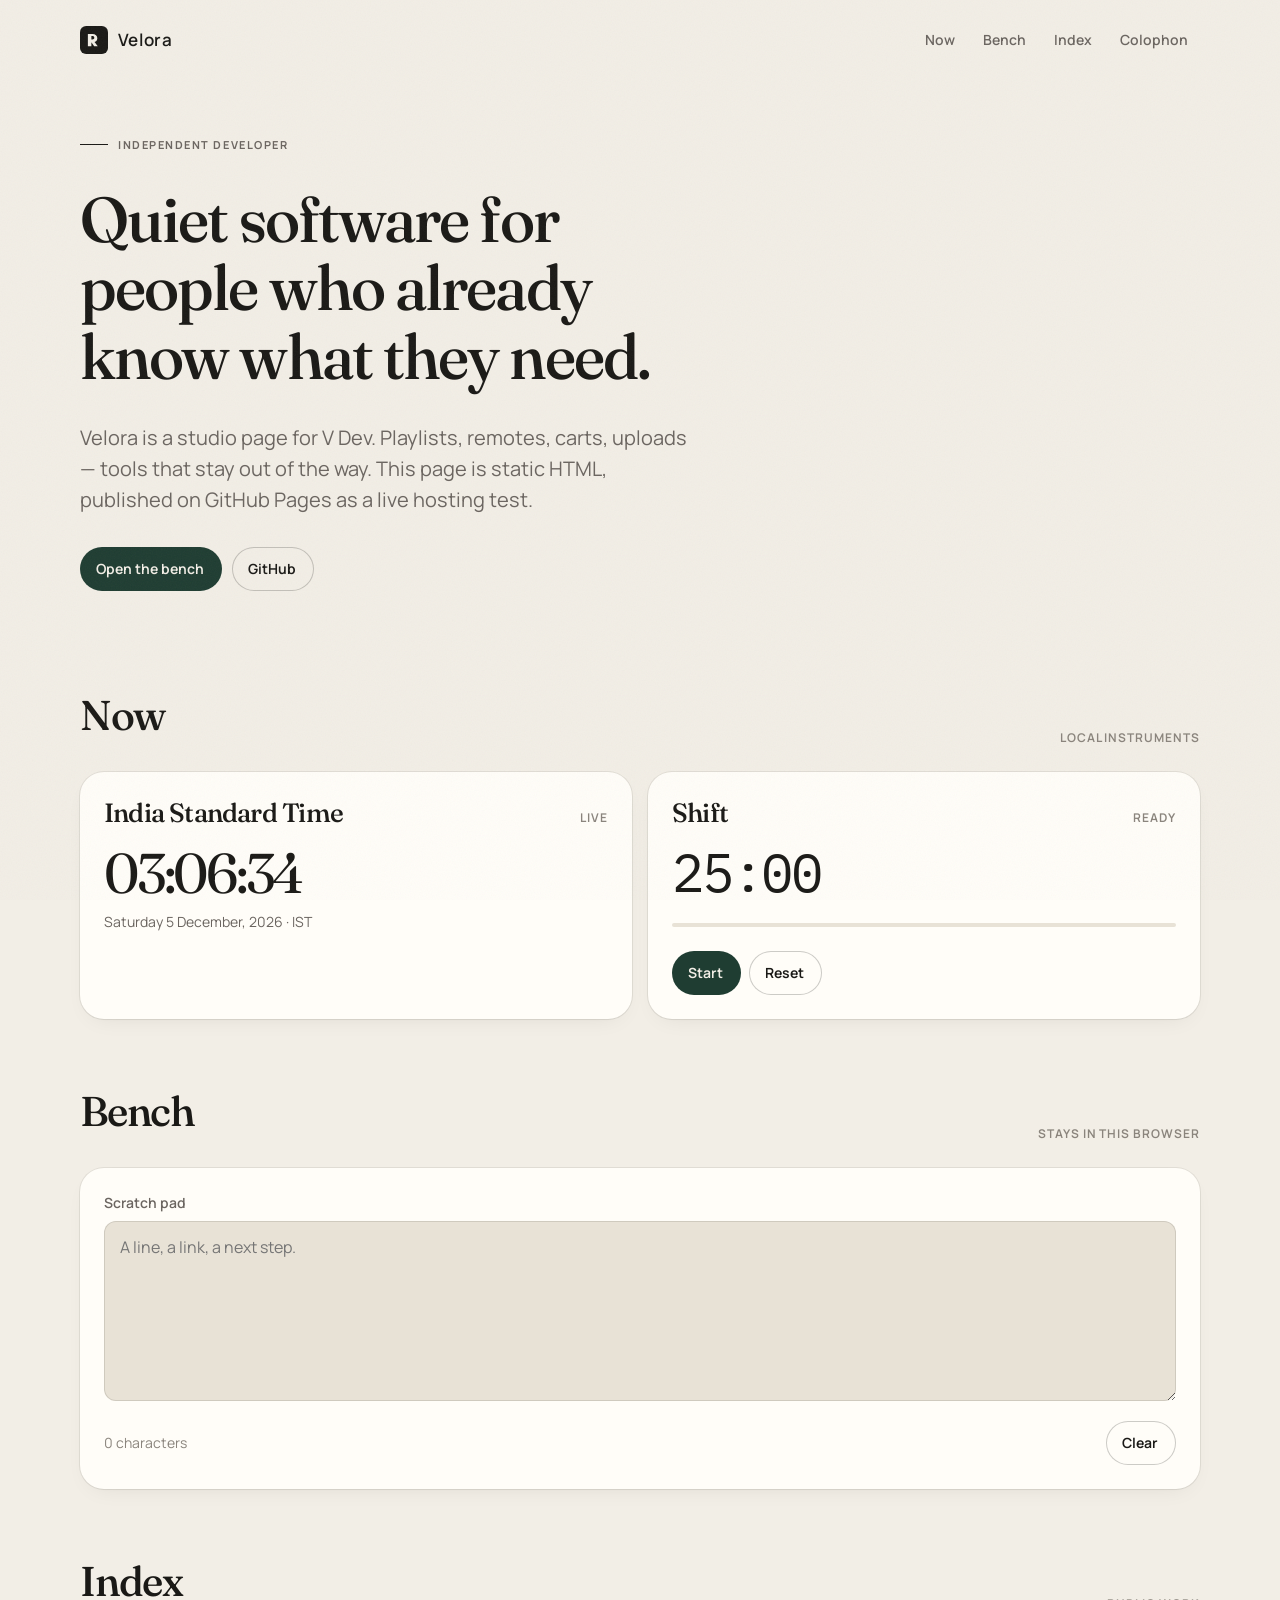
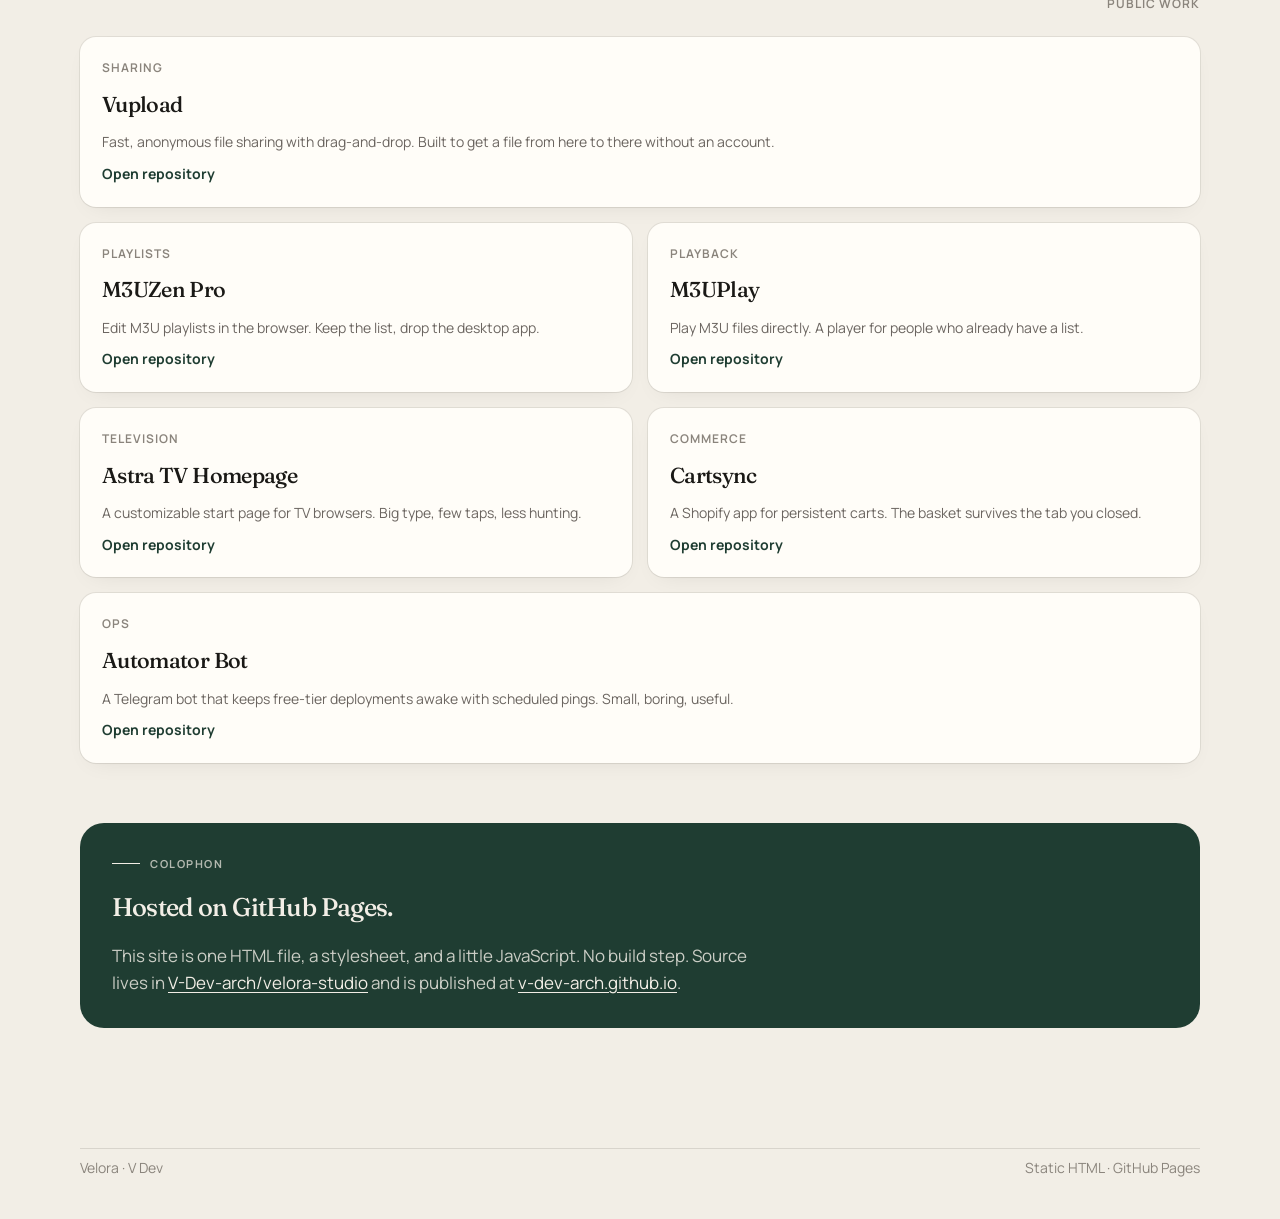
<file: index.html>
<!DOCTYPE html>
<html lang="en">
<head>
  <meta charset="utf-8">
  <meta name="viewport" content="width=device-width, initial-scale=1">
  <title>Velora — independent tools by V Dev</title>
  <meta name="description" content="Velora is a quiet studio page for V Dev: useful web tools, a scratch pad, and a focus timer. Static HTML hosted on GitHub Pages.">
  <meta name="theme-color" content="#f2eee6">
  <link rel="icon" type="image/svg+xml" href="./favicon.svg">
  <link rel="preconnect" href="https://fonts.googleapis.com">
  <link rel="preconnect" href="https://fonts.gstatic.com" crossorigin>
  <link href="https://fonts.googleapis.com/css2?family=Fraunces:opsz,wght@9..144,500;9..144,600&family=IBM+Plex+Mono:wght@400;500&family=Manrope:wght@400;500;600;700&display=swap" rel="stylesheet">
  <link rel="stylesheet" href="./styles.css">
</head>
<body>
  <header class="site-header">
    <a class="brand" href="#top">
      <svg width="28" height="28" viewBox="0 0 64 64" aria-hidden="true">
        <rect width="64" height="64" rx="14" fill="#1a1916"/>
        <path d="M18 46V18h10.4c6.9 0 11.2 3.9 11.2 10 0 4.2-2.4 7.4-6.4 8.8L40.6 46h-8.2l-6.4-8.6H26V46H18zm8-15.4h2.2c2.8 0 4.5-1.5 4.5-3.8 0-2.3-1.7-3.7-4.5-3.7H26v7.5z" fill="#f2eee6"/>
      </svg>
      Velora
    </a>
    <nav class="nav" aria-label="Primary">
      <a href="#now">Now</a>
      <a href="#bench">Bench</a>
      <a href="#index">Index</a>
      <a href="#colophon">Colophon</a>
    </nav>
  </header>

  <main>
    <section class="hero" id="top">
      <p class="kicker">Independent developer</p>
      <h1>Quiet software for people who already know what they need.</h1>
      <p class="lede">Velora is a studio page for V Dev. Playlists, remotes, carts, uploads — tools that stay out of the way. This page is static HTML, published on GitHub Pages as a live hosting test.</p>
      <div class="hero-actions">
        <a class="btn btn-primary" href="#bench">Open the bench</a>
        <a class="btn btn-ghost" href="https://github.com/V-Dev-arch" target="_blank" rel="noreferrer">GitHub</a>
      </div>
    </section>

    <section class="section" id="now">
      <div class="section-title">
        <h2>Now</h2>
        <p class="meta">Local instruments</p>
      </div>
      <div class="grid-2">
        <article class="panel">
          <div class="panel-head">
            <h2>India Standard Time</h2>
            <span class="meta">Live</span>
          </div>
          <div class="clock" id="clock" aria-live="polite">--:--:--</div>
          <p class="clock-sub" id="clock-date">Loading date</p>
        </article>
        <article class="panel">
          <div class="panel-head">
            <h2>Shift</h2>
            <span class="meta" id="timer-state">Ready</span>
          </div>
          <div class="timer-face" id="timer" aria-live="polite">25:00</div>
          <div class="progress" aria-hidden="true"><span id="timer-bar"></span></div>
          <div class="controls">
            <button class="btn btn-primary" id="timer-toggle" type="button">Start</button>
            <button class="btn btn-ghost" id="timer-reset" type="button">Reset</button>
          </div>
        </article>
      </div>
    </section>

    <section class="section" id="bench">
      <div class="section-title">
        <h2>Bench</h2>
        <p class="meta">Stays in this browser</p>
      </div>
      <article class="panel">
        <label for="note">Scratch pad</label>
        <textarea id="note" placeholder="A line, a link, a next step."></textarea>
        <div class="bench-foot">
          <span id="note-count">0 characters</span>
          <button class="btn btn-ghost" id="note-clear" type="button">Clear</button>
        </div>
      </article>
    </section>

    <section class="section" id="index">
      <div class="section-title">
        <h2>Index</h2>
        <p class="meta">Public work</p>
      </div>
      <div class="work-grid">
        <a class="work-card span-2" href="https://github.com/V-Dev-arch/Vupload" target="_blank" rel="noreferrer">
          <span class="meta">Sharing</span>
          <h3>Vupload</h3>
          <p>Fast, anonymous file sharing with drag-and-drop. Built to get a file from here to there without an account.</p>
          <span class="arrow">Open repository</span>
        </a>
        <a class="work-card" href="https://github.com/V-Dev-arch/M3UZen-Pro-" target="_blank" rel="noreferrer">
          <span class="meta">Playlists</span>
          <h3>M3UZen Pro</h3>
          <p>Edit M3U playlists in the browser. Keep the list, drop the desktop app.</p>
          <span class="arrow">Open repository</span>
        </a>
        <a class="work-card" href="https://github.com/V-Dev-arch/M3UPlay" target="_blank" rel="noreferrer">
          <span class="meta">Playback</span>
          <h3>M3UPlay</h3>
          <p>Play M3U files directly. A player for people who already have a list.</p>
          <span class="arrow">Open repository</span>
        </a>
        <a class="work-card" href="https://github.com/V-Dev-arch/Astra-Tv-Browser-Homepage-" target="_blank" rel="noreferrer">
          <span class="meta">Television</span>
          <h3>Astra TV Homepage</h3>
          <p>A customizable start page for TV browsers. Big type, few taps, less hunting.</p>
          <span class="arrow">Open repository</span>
        </a>
        <a class="work-card" href="https://github.com/V-Dev-arch/CARTSYNC-" target="_blank" rel="noreferrer">
          <span class="meta">Commerce</span>
          <h3>Cartsync</h3>
          <p>A Shopify app for persistent carts. The basket survives the tab you closed.</p>
          <span class="arrow">Open repository</span>
        </a>
        <a class="work-card span-2" href="https://github.com/V-Dev-arch/Automator-Bot-" target="_blank" rel="noreferrer">
          <span class="meta">Ops</span>
          <h3>Automator Bot</h3>
          <p>A Telegram bot that keeps free-tier deployments awake with scheduled pings. Small, boring, useful.</p>
          <span class="arrow">Open repository</span>
        </a>
      </div>
    </section>

    <section class="section" id="colophon">
      <div class="colophon">
        <p class="kicker">Colophon</p>
        <h2>Hosted on GitHub Pages.</h2>
        <p>This site is one HTML file, a stylesheet, and a little JavaScript. No build step. Source lives in <a href="https://github.com/V-Dev-arch/velora-studio">V-Dev-arch/velora-studio</a> and is published at <a href="https://v-dev-arch.github.io/">v-dev-arch.github.io</a>.</p>
      </div>
    </section>
  </main>

  <div class="rule"></div>
  <footer class="site-footer">
    <span>Velora · V Dev</span>
    <span>Static HTML · GitHub Pages</span>
  </footer>

  <script src="./app.js"></script>
</body>
</html>
</file>
<file: styles.css>
:root {
  --bg: #f2eee6;
  --bg-elevated: #fffdf8;
  --bg-inset: #e8e2d6;
  --fg: #1a1916;
  --fg-muted: #6b6560;
  --fg-subtle: #8a847c;
  --border: color-mix(in oklab, var(--fg) 12%, transparent);
  --border-strong: color-mix(in oklab, var(--fg) 22%, transparent);
  --accent: #1f3d32;
  --accent-fg: #f2eee6;
  --shadow-border:
    0 0 0 1px color-mix(in oklab, var(--fg) 8%, transparent),
    0 1px 2px -1px color-mix(in oklab, var(--fg) 8%, transparent),
    0 8px 24px -12px color-mix(in oklab, var(--fg) 10%, transparent);
  --shadow-border-hover:
    0 0 0 1px color-mix(in oklab, var(--fg) 14%, transparent),
    0 1px 2px -1px color-mix(in oklab, var(--fg) 10%, transparent),
    0 12px 28px -12px color-mix(in oklab, var(--fg) 14%, transparent);
  --radius-xs: 4px;
  --radius-sm: 8px;
  --radius-md: 12px;
  --radius-lg: 16px;
  --radius-xl: 24px;
  --space-1: 4px;
  --space-2: 8px;
  --space-3: 12px;
  --space-4: 16px;
  --space-5: 24px;
  --space-6: 32px;
  --space-7: 48px;
  --space-8: 64px;
  --font-display: "Fraunces", "Iowan Old Style", "Palatino Linotype", serif;
  --font-body: "Manrope", "Segoe UI", system-ui, sans-serif;
  --font-mono: "IBM Plex Mono", ui-monospace, Menlo, Consolas, monospace;
  --text-xs: 0.75rem;
  --text-sm: 0.875rem;
  --text-base: 1.0625rem;
  --text-lg: clamp(1.125rem, 1rem + 0.5vw, 1.25rem);
  --text-xl: clamp(1.5rem, 1.2rem + 1vw, 2rem);
  --text-2xl: clamp(2.25rem, 1.4rem + 3.2vw, 4.25rem);
  --leading-tight: 1.08;
  --leading-snug: 1.25;
  --leading-normal: 1.55;
  --tracking-display: -0.03em;
  --tracking-wide: 0.14em;
  --motion-quick: 150ms;
  --motion-fast: 250ms;
  --motion-slow: 400ms;
  --ease-out: cubic-bezier(0.22, 1, 0.36, 1);
  --wrap: min(1120px, calc(100% - 40px));
}

*,
*::before,
*::after {
  box-sizing: border-box;
}

html {
  -webkit-font-smoothing: antialiased;
  -moz-osx-font-smoothing: grayscale;
  scroll-behavior: smooth;
}

body {
  margin: 0;
  min-height: 100dvh;
  background: var(--bg);
  color: var(--fg);
  font-family: var(--font-body);
  font-size: var(--text-base);
  line-height: var(--leading-normal);
}

body::before {
  content: "";
  pointer-events: none;
  position: fixed;
  inset: 0;
  z-index: 40;
  opacity: 0.045;
  background-image: url("data:image/svg+xml,%3Csvg xmlns='http://www.w3.org/2000/svg' width='140' height='140'%3E%3Cfilter id='n'%3E%3CfeTurbulence type='fractalNoise' baseFrequency='.8' numOctaves='4' stitchTiles='stitch'/%3E%3C/filter%3E%3Crect width='100%25' height='100%25' filter='url(%23n)'/%3E%3C/svg%3E");
}

img {
  max-width: 100%;
  display: block;
  outline: 1px solid color-mix(in oklab, var(--fg) 10%, transparent);
  outline-offset: -1px;
}

a {
  color: inherit;
  text-decoration-thickness: 1px;
  text-underline-offset: 0.18em;
}

button:not(:disabled),
[role="button"]:not(:disabled) {
  cursor: pointer;
}

h1,
h2,
h3 {
  font-family: var(--font-display);
  font-weight: 500;
  letter-spacing: var(--tracking-display);
  text-wrap: balance;
  margin: 0;
}

p {
  text-wrap: pretty;
  margin: 0;
}

.site-header {
  position: sticky;
  top: 0;
  z-index: 20;
  display: flex;
  align-items: center;
  justify-content: space-between;
  gap: var(--space-4);
  width: var(--wrap);
  margin: 0 auto;
  padding: 18px 0;
  background: color-mix(in oklab, var(--bg) 88%, transparent);
  backdrop-filter: blur(10px);
}

.brand {
  display: flex;
  align-items: center;
  gap: 10px;
  text-decoration: none;
  font-weight: 600;
  letter-spacing: 0.02em;
}

.brand svg {
  display: block;
}

.nav {
  display: flex;
  flex-wrap: wrap;
  justify-content: flex-end;
  gap: 4px;
}

.nav a {
  display: inline-flex;
  align-items: center;
  min-height: 44px;
  padding: 0 12px;
  text-decoration: none;
  color: var(--fg-muted);
  font-size: var(--text-sm);
  font-weight: 600;
  border-radius: 999px;
  transition: color var(--motion-quick) var(--ease-out), background var(--motion-quick) var(--ease-out);
}

.nav a:hover,
.nav a:focus-visible {
  color: var(--fg);
  background: color-mix(in oklab, var(--fg) 6%, transparent);
}

main {
  width: var(--wrap);
  margin: 0 auto;
  padding-bottom: var(--space-8);
}

.hero {
  display: grid;
  gap: var(--space-6);
  padding: 28px 0 56px;
}

.kicker {
  display: inline-flex;
  align-items: center;
  gap: 10px;
  color: var(--fg-muted);
  font-size: 11px;
  font-weight: 700;
  letter-spacing: var(--tracking-wide);
  text-transform: uppercase;
}

.kicker::before {
  content: "";
  width: 28px;
  height: 1px;
  background: var(--fg);
}

.hero h1 {
  max-width: 14ch;
  font-size: var(--text-2xl);
  line-height: var(--leading-tight);
  font-optical-sizing: auto;
}

.lede {
  max-width: 38rem;
  color: var(--fg-muted);
  font-size: var(--text-lg);
}

.hero-actions {
  display: flex;
  flex-wrap: wrap;
  gap: 10px;
}

.btn {
  display: inline-flex;
  align-items: center;
  justify-content: center;
  gap: 8px;
  min-height: 44px;
  padding: 0 18px 0 16px;
  border: 0;
  border-radius: 999px;
  font: inherit;
  font-size: var(--text-sm);
  font-weight: 650;
  text-decoration: none;
  transition: transform var(--motion-quick) var(--ease-out), background var(--motion-quick) var(--ease-out), box-shadow var(--motion-quick) var(--ease-out);
}

.btn:active {
  transform: scale(0.96);
}

.btn-primary {
  background: var(--accent);
  color: var(--accent-fg);
}

.btn-primary:hover {
  background: color-mix(in oklab, var(--accent) 88%, black);
}

.btn-ghost {
  background: transparent;
  color: var(--fg);
  box-shadow: inset 0 0 0 1px var(--border-strong);
}

.btn-ghost:hover {
  background: var(--bg-elevated);
}

.grid-2 {
  display: grid;
  gap: var(--space-4);
}

.panel {
  background: var(--bg-elevated);
  border-radius: var(--radius-xl);
  padding: var(--space-5);
  box-shadow: var(--shadow-border);
  transition: box-shadow var(--motion-quick) var(--ease-out);
}

.panel:hover {
  box-shadow: var(--shadow-border-hover);
}

.panel h2 {
  font-size: 1.65rem;
  line-height: var(--leading-snug);
}

.panel-head {
  display: flex;
  align-items: baseline;
  justify-content: space-between;
  gap: var(--space-3);
  margin-bottom: var(--space-4);
}

.meta {
  color: var(--fg-subtle);
  font-size: var(--text-xs);
  font-weight: 650;
  letter-spacing: 0.08em;
  text-transform: uppercase;
}

.clock {
  font-family: var(--font-display);
  font-size: clamp(2.4rem, 6vw, 3.5rem);
  font-variant-numeric: tabular-nums;
  letter-spacing: -0.04em;
  line-height: 1;
}

.clock-sub {
  margin-top: 10px;
  color: var(--fg-muted);
  font-size: var(--text-sm);
}

.timer-face {
  font-family: var(--font-mono);
  font-size: clamp(2.4rem, 6vw, 3.4rem);
  font-variant-numeric: tabular-nums;
  letter-spacing: -0.04em;
  line-height: 1;
}

.controls {
  display: flex;
  flex-wrap: wrap;
  gap: 8px;
  margin-top: var(--space-5);
}

.progress {
  height: 4px;
  margin-top: var(--space-5);
  overflow: hidden;
  background: var(--bg-inset);
  border-radius: 999px;
}

.progress > span {
  display: block;
  height: 100%;
  width: 0%;
  background: var(--accent);
  border-radius: inherit;
  transition: width 200ms linear;
}

label {
  display: block;
  margin-bottom: 8px;
  color: var(--fg-muted);
  font-size: var(--text-sm);
  font-weight: 600;
}

textarea {
  width: 100%;
  min-height: 180px;
  resize: vertical;
  padding: 14px 16px;
  border: 0;
  border-radius: var(--radius-md);
  background: var(--bg-inset);
  color: var(--fg);
  font: inherit;
  font-size: 1rem;
  line-height: 1.5;
  box-shadow: inset 0 0 0 1px var(--border);
}

textarea:focus-visible,
button:focus-visible,
a:focus-visible {
  outline: 2px solid var(--accent);
  outline-offset: 2px;
}

.bench-foot {
  display: flex;
  align-items: center;
  justify-content: space-between;
  gap: var(--space-3);
  margin-top: var(--space-3);
  color: var(--fg-subtle);
  font-size: var(--text-sm);
  font-variant-numeric: tabular-nums;
}

.section {
  padding: 12px 0 48px;
}

.section-title {
  display: flex;
  align-items: end;
  justify-content: space-between;
  gap: var(--space-4);
  margin-bottom: var(--space-5);
}

.section-title h2 {
  font-size: clamp(1.8rem, 1.2rem + 2vw, 2.6rem);
}

.work-grid {
  display: grid;
  gap: var(--space-4);
}

.work-card {
  display: grid;
  gap: 10px;
  min-height: 100%;
  padding: 22px;
  text-decoration: none;
  background: var(--bg-elevated);
  border-radius: var(--radius-lg);
  box-shadow: var(--shadow-border);
  transition: transform var(--motion-fast) var(--ease-out), box-shadow var(--motion-fast) var(--ease-out);
}

.work-card:hover {
  transform: translateY(-2px);
  box-shadow: var(--shadow-border-hover);
}

.work-card h3 {
  font-size: 1.35rem;
}

.work-card p {
  color: var(--fg-muted);
  font-size: var(--text-sm);
}

.work-card .arrow {
  margin-top: auto;
  color: var(--accent);
  font-size: var(--text-sm);
  font-weight: 700;
}

.colophon {
  display: grid;
  gap: var(--space-4);
  padding: var(--space-6);
  background: var(--accent);
  color: var(--accent-fg);
  border-radius: var(--radius-xl);
}

.colophon .kicker {
  color: color-mix(in oklab, var(--accent-fg) 70%, transparent);
}

.colophon .kicker::before {
  background: var(--accent-fg);
}

.colophon p {
  max-width: 42rem;
  color: color-mix(in oklab, var(--accent-fg) 82%, transparent);
}

.colophon a {
  color: var(--accent-fg);
}

.site-footer {
  width: var(--wrap);
  margin: 0 auto;
  padding: 8px 0 40px;
  display: flex;
  flex-wrap: wrap;
  justify-content: space-between;
  gap: var(--space-3);
  color: var(--fg-subtle);
  font-size: var(--text-sm);
}

.rule {
  width: var(--wrap);
  margin: 8px auto 0;
  height: 1px;
  background: var(--border);
}

@media (min-width: 760px) {
  .hero {
    padding-top: 56px;
    padding-bottom: 80px;
  }

  .grid-2,
  .work-grid {
    grid-template-columns: 1fr 1fr;
  }

  .work-grid .span-2 {
    grid-column: span 2;
  }
}

@media (prefers-reduced-motion: reduce) {
  html {
    scroll-behavior: auto;
  }

  *,
  *::before,
  *::after {
    animation: none !important;
    transition: none !important;
  }
}
</file>
